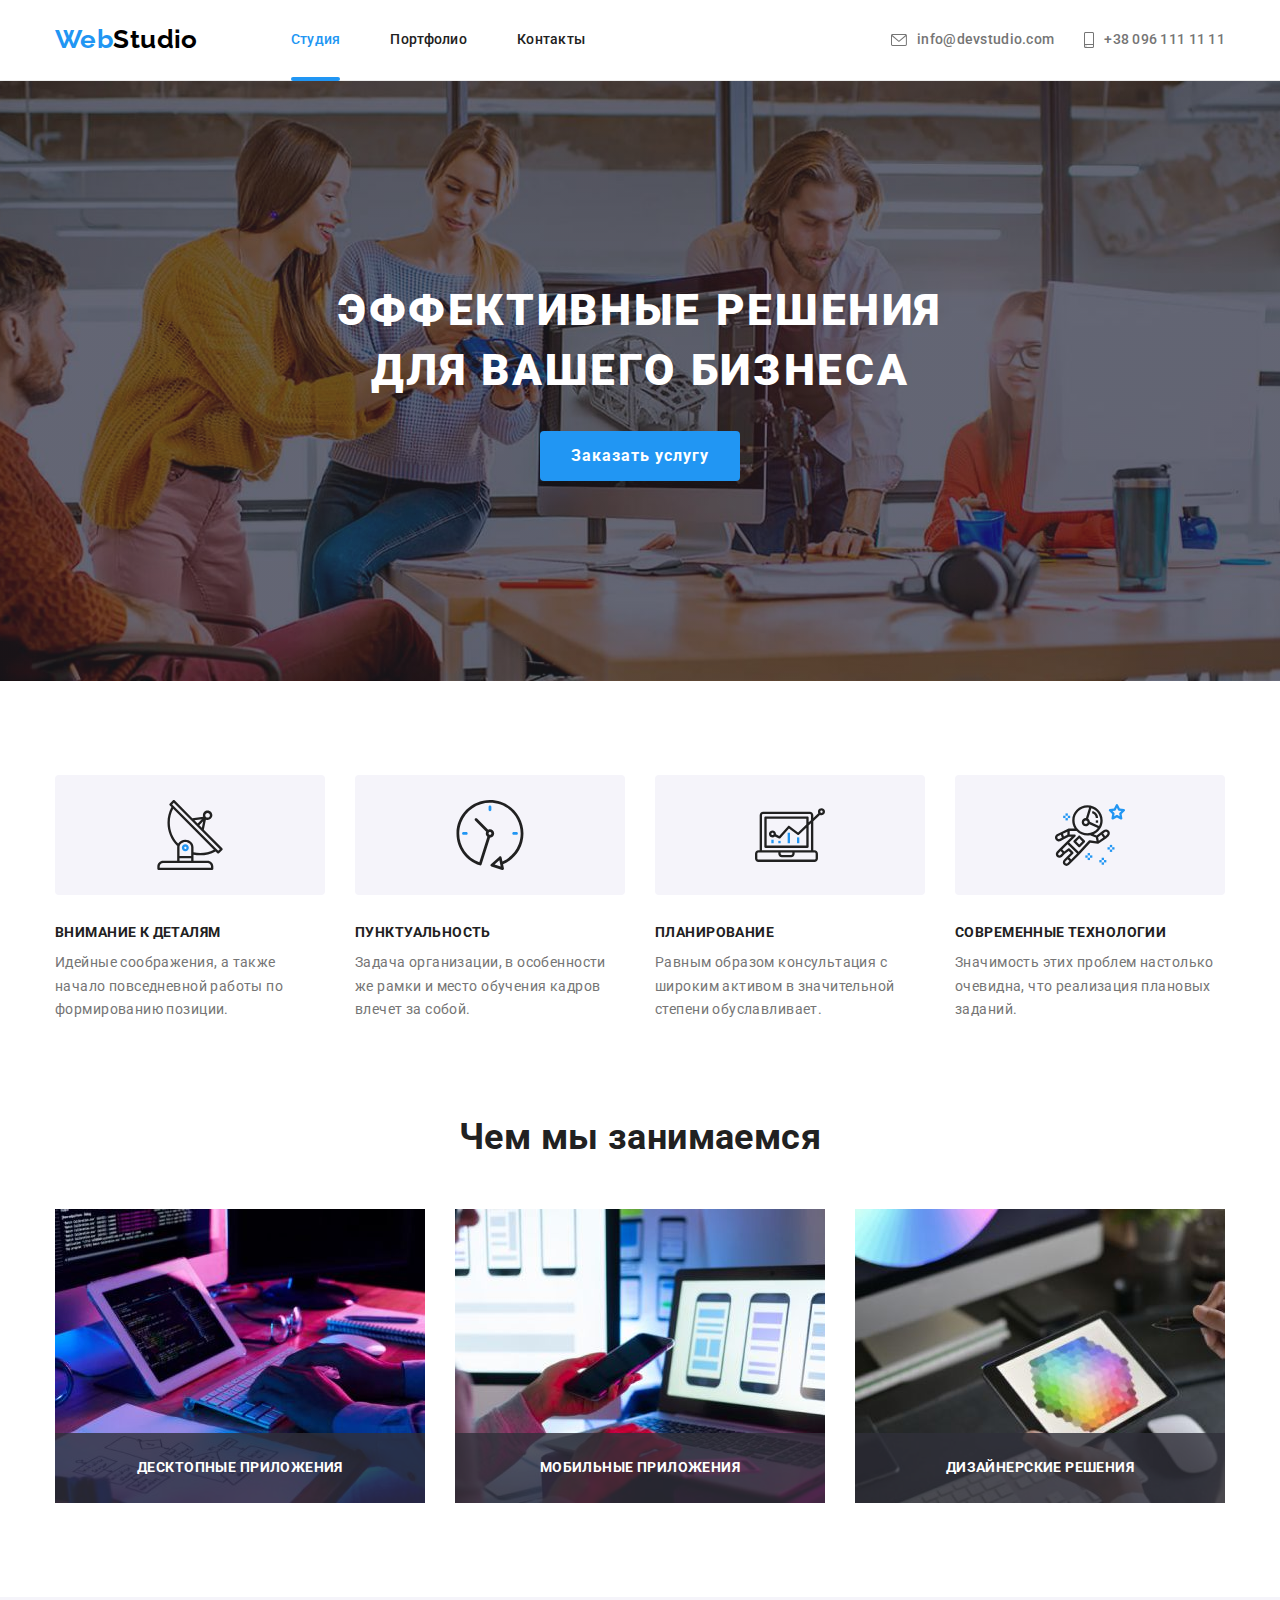
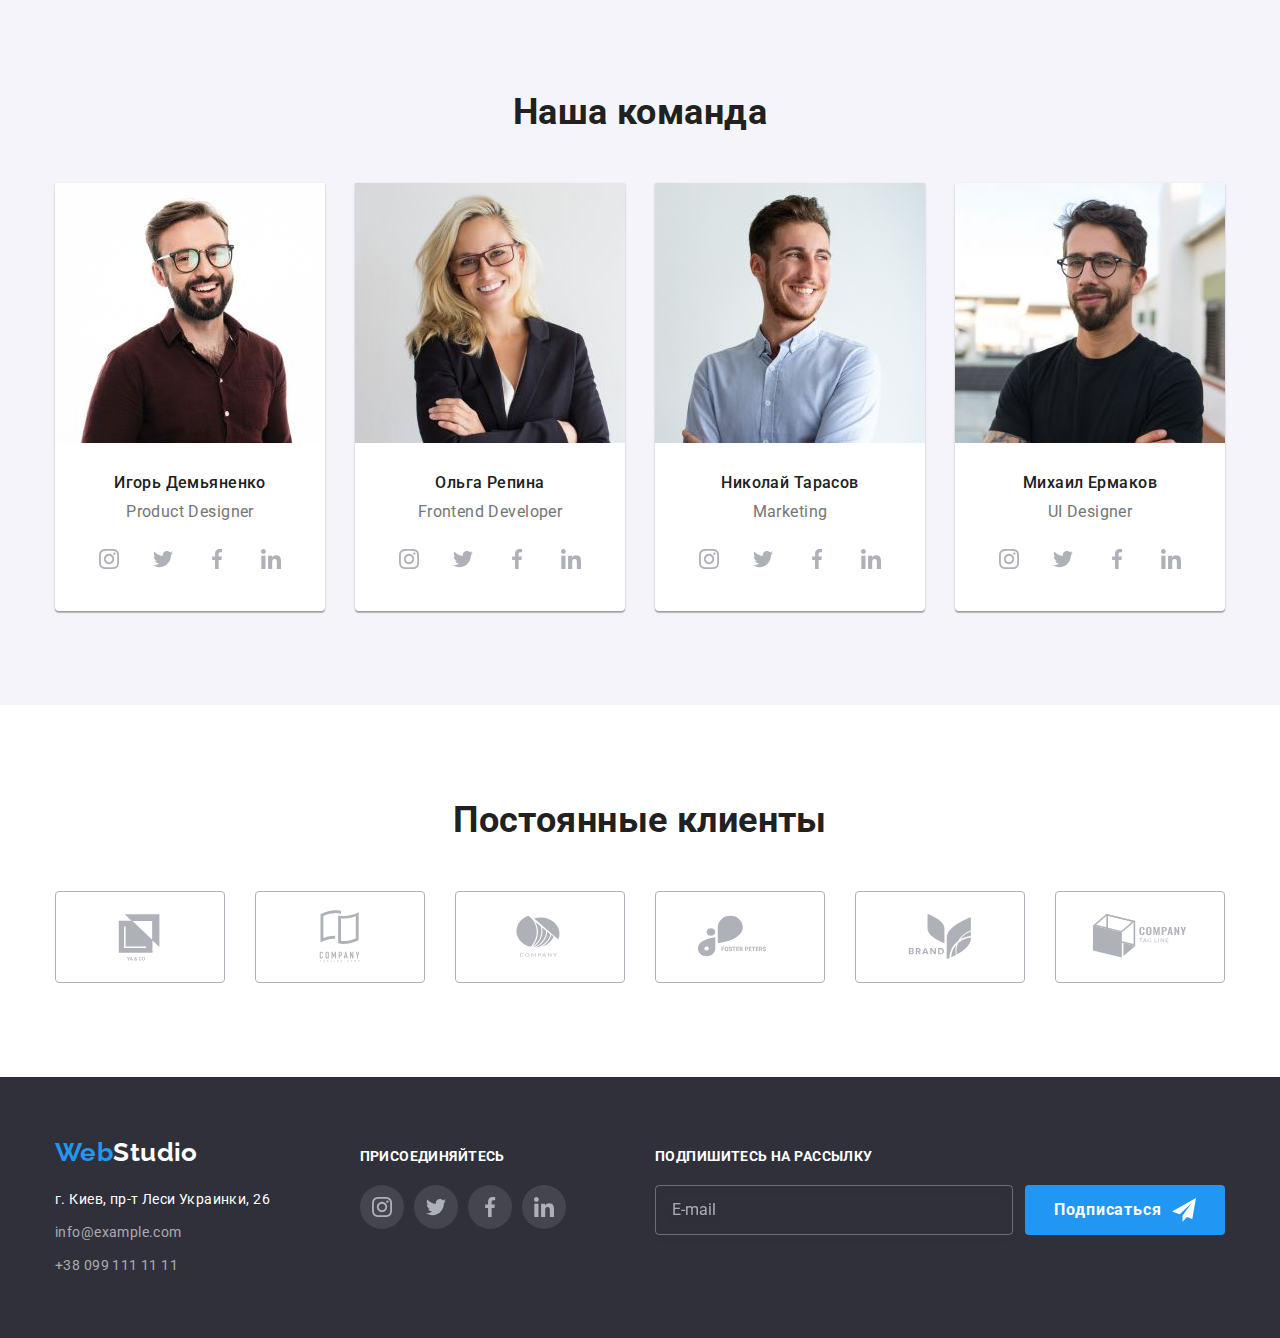
<file: index.html>
<!DOCTYPE html>
<html lang="ru">
<head>
    <meta charset="UTF-8">
    <meta http-equiv="X-UA-Compatible" content="IE=edge">
    <meta name="viewport" content="width=device-width, initial-scale=1.0">
    <title>Web Studio</title>
    <link rel="preconnect" href="https://fonts.googleapis.com">
    <link rel="preconnect" href="https://fonts.gstatic.com" crossorigin>
    <link href="https://fonts.googleapis.com/css2?family=Raleway:wght@700&family=Roboto:wght@400;500;700;900&display=swap" rel="stylesheet">
    <link rel="stylesheet" href="https://cdnjs.cloudflare.com/ajax/libs/modern-normalize/1.1.0/modern-normalize.min.css">
    <link rel="stylesheet" href="./css/main.min.css">
</head>
<body id="page">
    <header class="header">
        <div class="container header__container">
            <a href="./index.html" class="logo link">Web<span class="logo__item logo__item--dark">Studio</span></a>
            <button class="menu-btn" type="button" aria-expanded="false" aria-controls="mob-menu" data-menu-button>
                <svg class="menu-btn__icon" width="40" height="40" aria-label="Переключатель мобильного меню">
                    <use class="menu-btn_icon-menu" href="./images/icons.svg#icon-menu"></use>
                    <use class="menu-btn_icon-close" href="./images/icons.svg#icon-close"></use>
                </svg>
            </button>
            <div class="mob-menu" id="mob-menu" data-menu>
                <nav class="nav">
                    <ul class="nav__list list">
                        <li class="nav__item">
                            <a href="./index.html" class="nav__link link nav__link--current">Студия</a>
                        </li>
                        <li class="nav__item">
                            <a href="./portfolio.html" class="nav__link link">Портфолио</a>
                        </li>
                        <li class="nav__item">
                            <a href="" class="nav__link link">Контакты</a>
                        </li>
                    </ul>
                </nav>
                <ul class="contacts list header__contacts">
                    <li class="contacts__item contacts__item--second">
                        <a class="link contacts__link" href="mailto:info@devstudio.com">
                            <svg class="contacts__icon" width="16" height="12">
                                <use href="./images/icons.svg#icon-mail"></use>
                            </svg>
                            info@devstudio.com
                        </a>
                    </li>
                    <li class="contacts__item contacts__item--first">
                        <a class="link contacts__link" href="tel:+380961111111">
                            <svg class="contacts__icon" width="10" height="16">
                                <use href="./images/icons.svg#icon-smartphone"></use>
                            </svg>
                            +38 096 111 11 11
                        </a>
                    </li>
                </ul>
                <ul class="mob-menu__socials list">
                    <li class="mob-menu__item"><a class="mob-menu__link link" href="">Instagram</a></li>
                    <li class="mob-menu__item"><a class="mob-menu__link link" href="">Twitter</a></li>
                    <li class="mob-menu__item"><a class="mob-menu__link link" href="">Facebook</a></li>
                    <li class="mob-menu__item"><a class="mob-menu__link link" href="">LinkedIn</a></li>
                </ul>
            </div>
        </div> 
    </header>
    <main>
        <section class="hero">
            <div class="container">
                <h1 class="hero__title">Эффективные решения для вашего бизнеса</h1>
                <button class="button" type="button" data-modal-open>Заказать услугу</button>
            </div>
        </section>
        <section class="features">
            <div class="container">
                <h2 class="visually-hidden">Наши преимущества</h2>
                <ul class="features__list list">
                    <li class="features__item">
                        <div class="features__wrapper">
                            <svg class="features__icon" >
                                <use href="./images/icons.svg#icon-antenna"></use>
                            </svg>
                        </div>
                        <h3 class="features__title">Внимание к деталям</h3>
                        <p class="features__description">Идейные соображения, а также начало повседневной работы по формированию позиции.</p>
                    </li>
                    <li class="features__item">
                        <div class="features__wrapper">
                            <svg class="features__icon">
                                <use href="./images/icons.svg#icon-clock"></use>
                            </svg>
                        </div>
                        <h3 class="features__title">Пунктуальность</h3>
                        <p class="features__description">Задача организации, в особенности же рамки и место обучения кадров влечет за собой.</p>
                    </li>
                    <li class="features__item">
                        <div class="features__wrapper">
                            <svg class="features__icon">
                                <use href="./images/icons.svg#icon-diagram"></use>
                            </svg>
                        </div>
                        <h3 class="features__title">Планирование</h3>
                        <p class="features__description">Равным образом консультация с широким активом в значительной степени обуславливает.</p>
                    </li>
                    <li class="features__item">
                        <div class="features__wrapper">
                            <svg class="features__icon">
                                <use href="./images/icons.svg#icon-astronaut"></use>
                            </svg>
                        </div>
                        <h3 class="features__title">Современные технологии</h3>
                        <p class="features__description">Значимость этих проблем настолько очевидна, что реализация плановых заданий.</p>
                    </li>
                </ul>
            </div>
        </section>
        <section class="works">
            <div class="container">
                <h2 class="works__title">Чем мы занимаемся</h2>
                <ul class="works__list list">
                    <li class="works__item">
                        <picture>
                            <source media="(min-width: 1200px)" srcset="./images/works/img-1_lg.jpg 1x, ./images/works/img-1_lg@2x.jpg 2x"
                                type="image/jpg" />
                            <img src="./images/works/img-1_lg.jpg" alt="Программные алгоритмы" width="370" height="294" loading="lazy" />
                        </picture>
                        <h3 class="works__subtitle">Десктопные приложения</h3>
                    </li>
                    <li class="works__item">
                        <picture>
                            <source media="(min-width: 1200px)" srcset="./images/works/img-2_lg.jpg 1x, ./images/works/img-2_lg@2x.jpg 2x"
                                type="image/jpg" />
                            <img src="./images/works/img-2_lg.jpg" alt="Мобильные версии сайтов" width="370" height="294" loading="lazy" />
                        </picture>
                        <h3 class="works__subtitle">Мобильные приложения</h3>
                    </li>
                    <li class="works__item">
                        <picture>
                            <source media="(min-width: 1200px)" srcset="./images/works/img-3_lg.jpg 1x, ./images/works/img-3_lg@2x.jpg 2x"
                                type="image/jpg" />
                            <img src="./images/works/img-3_lg.jpg" alt="Веб-дизайн страницы" width="370" height="294" loading="lazy" />
                        </picture>
                        <h3 class="works__subtitle">Дизайнерские решения</h3>
                    </li>
                </ul>
            </div>
        </section>
        <section class="team">
            <div class="container">
                <h2 class="team__title">Наша команда</h2>
                <ul class="team__list list">
                    <li class="team__item">
                        <picture>
                            <source media="(min-width: 1200px)" srcset="./images/team/img-1_lg.jpg 1x, ./images/team/img-1_lg@2x.jpg 2x"
                                type="image/jpg" />
                            <source media="(min-width: 768px)" srcset="./images/team/img-1_md.jpg 1x, ./images/team/img-1_md@2x.jpg 2x"
                                type="image/jpg" />
                            <source media="(max-width: 767px)" srcset="./images/team/img-1_sm.jpg 1x, ./images/team/img-1_sm@2x.jpg 2x"
                                type="image/jpg" />
                            <img src="./images/team/img-1_sm.jpg" alt="фото Игорь Демьяненко" width="450" height="460" loading="lazy" />
                        </picture> 
                        <div class="team__meta">
                            <h3 class="team__name">Игорь Демьяненко</h3>
                            <p class="team__position">Product Designer</p>
                            <ul class="socials list">
                                <li class="socials__item">
                                    <a class="socials__link" href="" target="_blank" rel="noopener nofollow noreferrer">
                                        <svg class="socials__icon">
                                            <use href="./images/icons.svg#icon-instagram"></use>
                                        </svg>
                                    </a>
                                </li>
                                <li class="socials__item">
                                    <a class="socials__link" href="" target="_blank" rel="noopener nofollow noreferrer">
                                        <svg class="socials__icon">
                                            <use href="./images/icons.svg#icon-twitter"></use>
                                        </svg>
                                    </a>
                                </li>
                                <li class="socials__item">
                                    <a class="socials__link" href="" target="_blank" rel="noopener nofollow noreferrer">
                                        <svg class="socials__icon">
                                            <use href="./images/icons.svg#icon-facebook"></use>
                                        </svg>
                                    </a>
                                </li>
                                <li class="socials__item">
                                    <a class="socials__link" href="" target="_blank" rel="noopener nofollow noreferrer">
                                        <svg class="socials__icon">
                                            <use href="./images/icons.svg#icon-linkedin"></use>
                                        </svg>
                                    </a>
                                </li>
                            </ul>
                        </div>
                    </li>
                    <li class="team__item">
                        <picture>
                            <source media="(min-width: 1200px)" srcset="./images/team/img-2_lg.jpg 1x, ./images/team/img-2_lg@2x.jpg 2x"
                                type="image/jpg" />
                            <source media="(min-width: 768px)" srcset="./images/team/img-2_md.jpg 1x, ./images/team/img-2_md@2x.jpg 2x"
                                type="image/jpg" />
                            <source media="(max-width: 767px)" srcset="./images/team/img-2_sm.jpg 1x, ./images/team/img-2_sm@2x.jpg 2x"
                                type="image/jpg" />
                            <img src="./images/team/img-2_sm.jpg" alt="фото Ольга Репина" width="450" height="460" loading="lazy" />
                        </picture>
                        <div class="team__meta">
                            <h3 class="team__name">Ольга Репина</h3>
                            <p class="team__position">Frontend Developer</p>
                            <ul class="socials list">
                                <li class="socials__item">
                                    <a class="socials__link" href="" target="_blank" rel="noopener nofollow noreferrer">
                                        <svg class="socials__icon">
                                            <use href="./images/icons.svg#icon-instagram"></use>
                                        </svg>
                                    </a>
                                </li>
                                <li class="socials__item">
                                    <a class="socials__link" href="" target="_blank" rel="noopener nofollow noreferrer">
                                        <svg class="socials__icon">
                                            <use href="./images/icons.svg#icon-twitter"></use>
                                        </svg>
                                    </a>
                                </li>
                                <li class="socials__item">
                                    <a class="socials__link" href="" target="_blank" rel="noopener nofollow noreferrer">
                                        <svg class="socials__icon">
                                            <use href="./images/icons.svg#icon-facebook"></use>
                                        </svg>
                                    </a>
                                </li>
                                <li class="socials__item">
                                    <a class="socials__link" href="" target="_blank" rel="noopener nofollow noreferrer">
                                        <svg class="socials__icon">
                                            <use href="./images/icons.svg#icon-linkedin"></use>
                                        </svg>
                                    </a>
                                </li>
                            </ul>
                        </div>
                    </li>
                    <li class="team__item">
                        <picture>
                            <source media="(min-width: 1200px)" srcset="./images/team/img-3_lg.jpg 1x, ./images/team/img-3_lg@2x.jpg 2x"
                                type="image/jpg" />
                            <source media="(min-width: 768px)" srcset="./images/team/img-3_md.jpg 1x, ./images/team/img-3_md@2x.jpg 2x"
                                type="image/jpg" />
                            <source media="(max-width: 767px)" srcset="./images/team/img-3_sm.jpg 1x, ./images/team/img-3_sm@2x.jpg 2x"
                                type="image/jpg" />
                            <img src="./images/team/img-3_sm.jpg" alt="фото Николай Тарасов" width="450" height="460" loading="lazy" />
                        </picture>
                        <div class="team__meta">
                            <h3 class="team__name">Николай Тарасов</h3>
                            <p class="team__position">Marketing</p>
                            <ul class="socials list">
                                <li class="socials__item">
                                    <a class="socials__link" href="" target="_blank" rel="noopener nofollow noreferrer">
                                        <svg class="socials__icon">
                                            <use href="./images/icons.svg#icon-instagram"></use>
                                        </svg>
                                    </a>
                                </li>
                                <li class="socials__item">
                                    <a class="socials__link" href="" target="_blank" rel="noopener nofollow noreferrer">
                                        <svg class="socials__icon">
                                            <use href="./images/icons.svg#icon-twitter"></use>
                                        </svg>
                                    </a>
                                </li>
                                <li class="socials__item">
                                    <a class="socials__link" href="" target="_blank" rel="noopener nofollow noreferrer">
                                        <svg class="socials__icon">
                                            <use href="./images/icons.svg#icon-facebook"></use>
                                        </svg>
                                    </a>
                                </li>
                                <li class="socials__item">
                                    <a class="socials__link" href="" target="_blank" rel="noopener nofollow noreferrer">
                                        <svg class="socials__icon">
                                            <use href="./images/icons.svg#icon-linkedin"></use>
                                        </svg>
                                    </a>
                                </li>
                            </ul>
                        </div>
                    </li>
                    <li class="team__item">
                        <picture>
                            <source media="(min-width: 1200px)" srcset="./images/team/img-4_lg.jpg 1x, ./images/team/img-4_lg@2x.jpg 2x"
                                type="image/jpg" />
                            <source media="(min-width: 768px)" srcset="./images/team/img-4_md.jpg 1x, ./images/team/img-4_md@2x.jpg 2x"
                                type="image/jpg" />
                            <source media="(max-width: 767px)" srcset="./images/team/img-4_sm.jpg 1x, ./images/team/img-4_sm@2x.jpg 2x"
                                type="image/jpg" />
                            <img src="./images/team/img-4_sm.jpg" alt="фото Михаил Ермаков" width="450" height="460" loading="lazy" />
                        </picture>
                        <div class="team__meta">
                            <h3 class="team__name">Михаил Ермаков</h3>
                            <p class="team__position">UI Designer</p>
                            <ul class="socials list">
                                <li class="socials__item">
                                    <a class="socials__link" href="" target="_blank" rel="noopener nofollow noreferrer">
                                        <svg class="socials__icon">
                                            <use href="./images/icons.svg#icon-instagram"></use>
                                        </svg>
                                    </a>
                                </li>
                                <li class="socials__item">
                                    <a class="socials__link" href="" target="_blank" rel="noopener nofollow noreferrer">
                                        <svg class="socials__icon">
                                            <use href="./images/icons.svg#icon-twitter"></use>
                                        </svg>
                                    </a>
                                </li>
                                <li class="socials__item">
                                    <a class="socials__link" href="" target="_blank" rel="noopener nofollow noreferrer">
                                        <svg class="socials__icon">
                                            <use href="./images/icons.svg#icon-facebook"></use>
                                        </svg>
                                    </a>
                                </li>
                                <li class="socials__item">
                                    <a class="socials__link" href="" target="_blank" rel="noopener nofollow noreferrer">
                                        <svg class="socials__icon">
                                            <use href="./images/icons.svg#icon-linkedin"></use>
                                        </svg>
                                    </a>
                                </li>
                            </ul>
                        </div>
                    </li>
                </ul>
            </div>
        </section>
        <section class="clients">
            <div class="container">
                <h2 class="clients__title">Постоянные клиенты</h2>
                <ul class="clients__list list">
                    <li class="clients__item">
                        <a class="clients__link" href="" target="_blank" rel="noopener nofollow noreferrer">
                            <svg class="clients__logo">
                                <use href="./images/icons.svg#icon-logo-1"></use>
                            </svg>
                        </a>
                    </li>
                    <li class="clients__item">
                        <a class="clients__link" href="" target="_blank" rel="noopener nofollow noreferrer">
                            <svg class="clients__logo">
                                <use href="./images/icons.svg#icon-logo-2"></use>
                            </svg>
                        </a>
                    </li>
                    <li class="clients__item">
                        <a class="clients__link" href="" target="_blank" rel="noopener nofollow noreferrer">
                            <svg class="clients__logo">
                                <use href="./images/icons.svg#icon-logo-3"></use>
                            </svg>
                        </a>
                    </li>
                    <li class="clients__item">
                        <a class="clients__link" href="" target="_blank" rel="noopener nofollow noreferrer">
                            <svg class="clients__logo">
                                <use href="./images/icons.svg#icon-logo-4"></use>
                            </svg>
                        </a>
                    </li>
                    <li class="clients__item">
                        <a class="clients__link" href="" target="_blank" rel="noopener nofollow noreferrer">
                            <svg class="clients__logo">
                                <use href="./images/icons.svg#icon-logo-5"></use>
                            </svg>
                        </a>
                    </li>
                    <li class="clients__item">
                        <a class="clients__link" href="" target="_blank" rel="noopener nofollow noreferrer">
                            <svg class="clients__logo">
                                <use href="./images/icons.svg#icon-logo-6"></use>
                            </svg>
                        </a>
                    </li>
                </ul>
            </div>
        </section>
    </main>
    <footer class="footer">
        <div class="container footer__container">
            <h2 class="visually-hidden">Контактная информация</h2>
            <div>
                <a href="./index.html" class="logo footer__logo link">Web<span class="logo__item logo__item--white">Studio</span></a>
                <address>
                    <ul class="contacts-info list">
                        <li class="contacts-info__item">
                            <a class="contacts-info__location link"
                                href="https://goo.gl/maps/xcSp11HHqq7f2ZJx7" 
                                target="_blank" rel="noopener nofollow noreferrer">г. Киев, пр-т Леси Украинки, 26</a>
                        </li>
                        <li class="contacts-info__item">
                            <a class="contacts-info__link link" href="mailto:info@example.com">info@example.com</a>
                        </li>
                        <li class="contacts-info__item">
                            <a class="contacts-info__link link" href="tel:+380991111111">+38 099 111 11 11</a>
                        </li>
                    </ul>
                </address>
            </div>
            <div class="footer__join">
                <h3 class="footer__title">Присоединяйтесь</h3>
                <ul class="socials list">
                    <li class="socials__item">
                        <a class="socials__link socials__link--dark-theme" href="" target="_blank" rel="noopener nofollow noreferrer">
                            <svg class="socials__icon">
                                <use href="./images/icons.svg#icon-instagram"></use>
                            </svg>
                        </a>
                    </li>
                    <li class="socials__item">
                        <a class="socials__link socials__link--dark-theme" href="" target="_blank" rel="noopener nofollow noreferrer">
                            <svg class="socials__icon">
                                <use href="./images/icons.svg#icon-twitter"></use>
                            </svg>
                        </a>
                    </li>
                    <li class="socials__item">
                        <a class="socials__link socials__link--dark-theme" href="" target="_blank" rel="noopener nofollow noreferrer">
                            <svg class="socials__icon">
                                <use href="./images/icons.svg#icon-facebook"></use>
                            </svg>
                        </a>
                    </li>
                    <li class="socials__item">
                        <a class="socials__link socials__link--dark-theme" href="" target="_blank" rel="noopener nofollow noreferrer">
                            <svg class="socials__icon">
                                <use href="./images/icons.svg#icon-linkedin"></use>
                            </svg>
                        </a>
                    </li>
                </ul>
            </div>
            <div class="footer__subscribe">
                <h3 class="footer__title">Подпишитесь на рассылку</h3>
                <form class="subscribe-form" name="subscribe-form">
                    <label>
                        <input class="subscribe-form__fild" type="email" name="email" placeholder="E-mail">
                    </label>
                    <button class="button subscribe-form__button" type="submit">
                        <span>Подписаться</span>
                        <svg class="button__icon" width="24" height="24">
                            <use href="./images/icons.svg#icon-send"></use>
                        </svg>
                    </button>
                </form>
            </div>
        </div>
    </footer>
    <div class="backdrop backdrop--is-hidden" data-modal>
        <div class="modal">
            <form class="user-data" name="user-data">
                <strong class="user-data__title">Оставьте свои данные, мы вам перезвоним</strong>
                <label class="user-data__label">
                    <span class="user-data__text">Имя</span>
                    <input class="user-data__fild" type="text" name="user-name">
                    <svg class="user-data__icon" width="18" height="18">
                        <use href="./images/icons.svg#icon-person"></use>
                    </svg>
                </label>
                <label class="user-data__label">
                    <span class="user-data__text">Телефон</span>
                    <input class="user-data__fild" type="tel" name="user-tel">
                    <svg class="user-data__icon" width="18" height="18">
                        <use href="./images/icons.svg#icon-phone"></use>
                    </svg>
                </label>
                <label class="user-data__label">
                    <span class="user-data__text">Почта</span>
                    <input class="user-data__fild" type="email" name="user-email">
                    <svg class="user-data__icon" width="18" height="18">
                        <use href="./images/icons.svg#icon-email"></use>
                    </svg>
                </label>
                <label class="user-data__comment-label">
                    <span class="user-data__text">Комментарий</span>
                    <textarea class="user-data__comment-text" name="comment-text" placeholder="Введите текст"></textarea>
                </label>
                <label class="agreement user-data__agreement">
                    <input class="agreement__checkbox visually-hidden" type="checkbox" name="user-agreement">
                    <span class="agreement__custom-checkbox">
                        <svg class="agreement__icon" width="16" height="15">
                            <use href="./images/icons.svg#icon-check"></use>
                        </svg>
                    </span>
                    <span class="agreement__text">Соглашаюсь с рассылкой и принимаю <a class="agreement__link" href="">Условия договора</a></span>
                </label>
                <button class="button user-data__button" type="submit">Отправить</button>
            </form>
            <button class="btn-close modal__btn-close" data-modal-close>
                <svg class="btn-close__icon" width="18" height="18">
                    <use href="./images/icons.svg#icon-close"></use>
                </svg>
            </button>
        </div>
    </div>

    <script src="./js/mobile-menu.js"></script>
    <script src="./js/modal.js"></script>
</body>
</html>
</file>
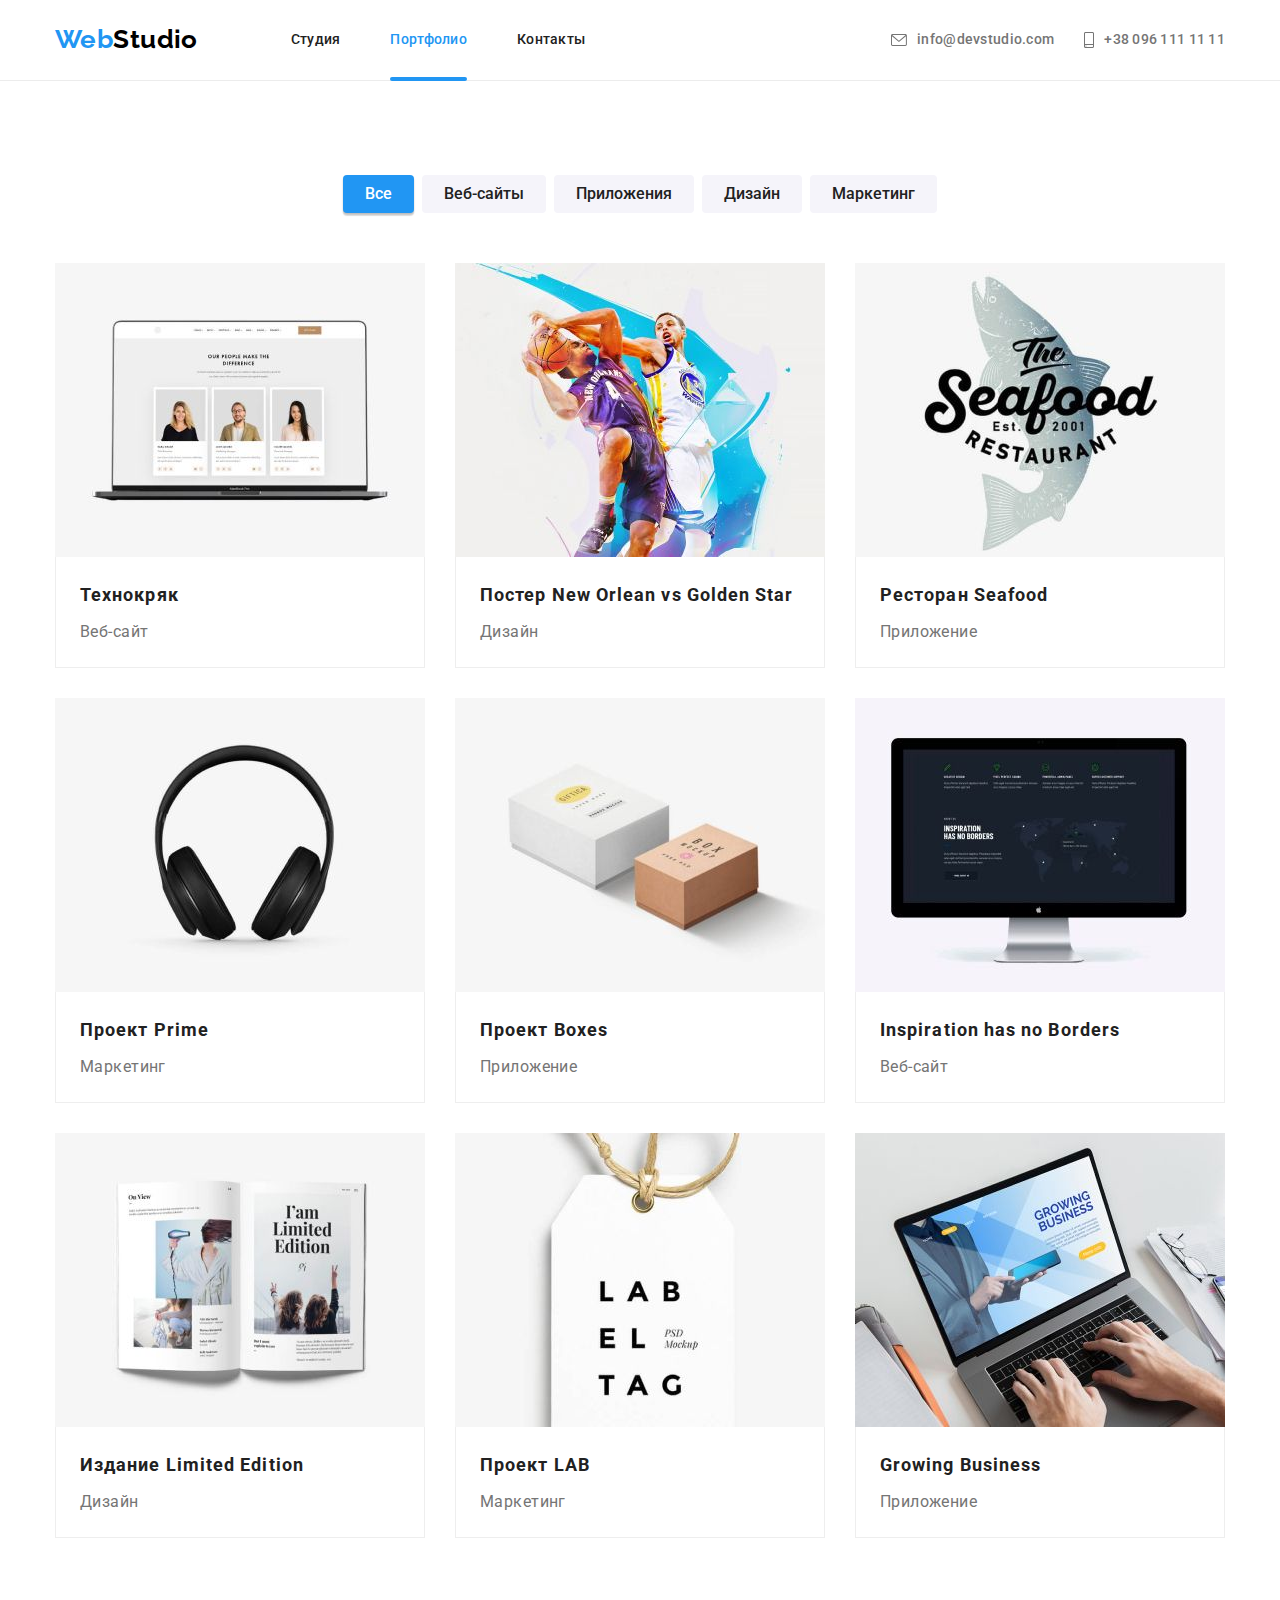
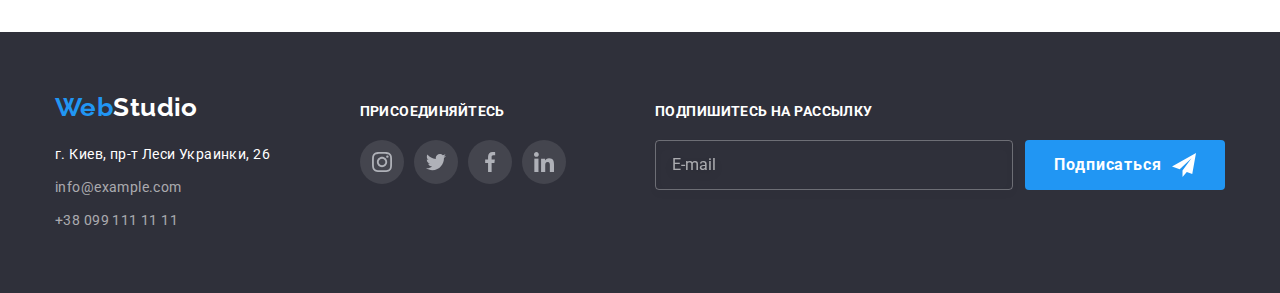
<file: portfolio.html>
<!DOCTYPE html>
<html lang="en">
<head>
    <meta charset="UTF-8">
    <meta http-equiv="X-UA-Compatible" content="IE=edge">
    <meta name="viewport" content="width=device-width, initial-scale=1.0">
    <title>Портфолио</title>
    <link rel="preconnect" href="https://fonts.googleapis.com">
    <link rel="preconnect" href="https://fonts.gstatic.com" crossorigin>
    <link href="https://fonts.googleapis.com/css2?family=Raleway:wght@700&family=Roboto:wght@400;500;700;900&display=swap" rel="stylesheet">
    <link rel="stylesheet" href="https://cdnjs.cloudflare.com/ajax/libs/modern-normalize/1.1.0/modern-normalize.min.css">
    <link rel="stylesheet" href="./css/main.min.css">
</head>
<body>
    <header class="header">
        <div class="container header__container">
            <a href="./index.html" class="logo link">Web<span class="logo__item logo__item--dark">Studio</span></a>
            <button class="menu-btn" type="button" aria-expanded="false" aria-controls="mob-menu" data-menu-button>
                <svg class="menu-btn__icon" width="40" height="40" aria-label="Переключатель мобильного меню">
                    <use class="menu-btn_icon-menu" href="./images/icons.svg#icon-menu"></use>
                    <use class="menu-btn_icon-close" href="./images/icons.svg#icon-close"></use>
                </svg>
            </button>
            <div class="mob-menu" id="mob-menu" data-menu>
                <nav class="nav">
                    <ul class="nav__list list">
                        <li class="nav__item">
                            <a href="./index.html" class="nav__link link">Студия</a>
                        </li>
                        <li class="nav__item">
                            <a href="./portfolio.html" class="nav__link link nav__link--current">Портфолио</a>
                        </li>
                        <li class="nav__item">
                            <a href="" class="nav__link link">Контакты</a>
                        </li>
                    </ul>
                </nav>
                <ul class="contacts list header__contacts">
                    <li class="contacts__item contacts__item--second">
                        <a class="link contacts__link" href="mailto:info@devstudio.com">
                            <svg class="contacts__icon" width="16" height="12">
                                <use href="./images/icons.svg#icon-mail"></use>
                            </svg>
                            info@devstudio.com
                        </a>
                    </li>
                    <li class="contacts__item contacts__item--first">
                        <a class="link contacts__link" href="tel:+380961111111">
                            <svg class="contacts__icon" width="10" height="16">
                                <use href="./images/icons.svg#icon-smartphone"></use>
                            </svg>
                            +38 096 111 11 11
                        </a>
                    </li>
                </ul>
                <ul class="mob-menu__socials list">
                    <li class="mob-menu__item"><a class="mob-menu__link link" href="">Instagram</a></li>
                    <li class="mob-menu__item"><a class="mob-menu__link link" href="">Twitter</a></li>
                    <li class="mob-menu__item"><a class="mob-menu__link link" href="">Facebook</a></li>
                    <li class="mob-menu__item"><a class="mob-menu__link link" href="">LinkedIn</a></li>
                </ul>
            </div>
        </div>
    </header>
    <main>
        <section class="portfolio">
            <div class="container">
                <h1 class="visually-hidden">Портфолио</h1>
                <ul class="filter portfolio__filter list">
                    <li class="filter__item">
                        <button type="button" class="filter__button filter__button--current">Все</button>
                    </li>
                    <li class="filter__item">
                        <button type="button" class="filter__button">Веб-сайты</button>
                    </li>
                    <li class="filter__item">
                        <button type="button" class="filter__button">Приложения</button>
                    </li>
                    <li class="filter__item">
                        <button type="button" class="filter__button">Дизайн</button>
                    </li>
                    <li class="filter__item">
                        <button type="button" class="filter__button">Маркетинг</button>
                    </li>
                </ul>
                <ul class="gallery list">
                    <li class="gallery__item">
                        <a href="" class="gallery__link link">
                            <div class="gallery__thumb">
                                <picture>
                                    <source media="(min-width: 1200px)" srcset="./images/gallery/img-1_lg.jpg 1x, ./images/gallery/img-1_lg@2x.jpg 2x"
                                        type="image/jpg"/>
                                    <source media="(min-width: 768px)" srcset="./images/gallery/img-1_md.jpg 1x, ./images/gallery/img-1_md@2x.jpg 2x"
                                        type="image/jpg"/>
                                    <source media="(max-width: 767px)" srcset="./images/gallery/img-1_sm.jpg 1x, ./images/gallery/img-1_sm@2x.jpg 2x"
                                        type="image/jpg"/>
                                    <img 
                                        src="./images/gallery/img-1_sm.jpg" 
                                        alt="Ноутбук" 
                                        width="450" 
                                        height="294" 
                                        loading="lazy"
                                    />
                                </picture>
                                <p class="gallery__overlay">Ресурс предлагает комплексные предложения с разным уровнем функционала и сервисов. Все это позволит посетителю получить исчерпывающие сведения о компании или частном лице.</p>
                            </div>
                            <div class="gallery__info">
                                <h2 class="gallery__title">Технокряк</h2>
                                <p class="gallery__description">Веб-сайт</p>
                            </div>
                        </a>
                    </li>
                    <li class="gallery__item">
                        <a href="" class="gallery__link link">
                            <div class="gallery__thumb">
                                <picture>
                                    <source media="(min-width: 1200px)" srcset="./images/gallery/img-2_lg.jpg 1x, ./images/gallery/img-2_lg@2x.jpg 2x"
                                        type="image/jpg" />
                                    <source media="(min-width: 768px)" srcset="./images/gallery/img-2_md.jpg 1x, ./images/gallery/img-2_md@2x.jpg 2x"
                                        type="image/jpg" />
                                    <source media="(max-width: 767px)" srcset="./images/gallery/img-2_sm.jpg 1x, ./images/gallery/img-2_sm@2x.jpg 2x"
                                        type="image/jpg" />
                                    <img src="./images/gallery/img-2_sm.jpg" alt="Два баскетболиста" width="450" height="294" loading="lazy" />
                                </picture>
                                <p class="gallery__overlay">Ресурс предлагает комплексные предложения с разным уровнем функционала и сервисов. Все это позволит посетителю получить исчерпывающие сведения о компании или частном лице.</p>
                            </div>
                            <div class="gallery__info">
                                <h2 class="gallery__title">Постер New Orlean vs Golden Star</h2>
                                <p class="gallery__description">Дизайн</p>
                            </div>
                        </a>
                    </li>
                    <li class="gallery__item">
                        <a href="" class="gallery__link link">
                            <div class="gallery__thumb">
                                <picture>
                                    <source media="(min-width: 1200px)" srcset="./images/gallery/img-3_lg.jpg 1x, ./images/gallery/img-3_lg@2x.jpg 2x"
                                        type="image/jpg" />
                                    <source media="(min-width: 768px)" srcset="./images/gallery/img-3_md.jpg 1x, ./images/gallery/img-3_md@2x.jpg 2x"
                                        type="image/jpg" />
                                    <source media="(max-width: 767px)" srcset="./images/gallery/img-3_sm.jpg 1x, ./images/gallery/img-3_sm@2x.jpg 2x"
                                        type="image/jpg" />
                                    <img src="./images/gallery/img-3_sm.jpg" alt="Логотип ресторана Seafood" width="450" height="294" loading="lazy" />
                                </picture>
                                <p class="gallery__overlay">Ресурс предлагает комплексные предложения с разным уровнем функционала и сервисов. Все это
                                    позволит посетителю получить исчерпывающие сведения о компании или частном лице.</p>
                            </div>
                            <div class="gallery__info">
                                <h2 class="gallery__title">Ресторан Seafood</h2>
                                <p class="gallery__description">Приложение</p>
                            </div>
                        </a>
                    </li>
                    <li class="gallery__item">
                        <a href="" class="gallery__link link">
                            <div class="gallery__thumb">
                                <picture>
                                    <source media="(min-width: 1200px)" srcset="./images/gallery/img-4_lg.jpg 1x, ./images/gallery/img-4_lg@2x.jpg 2x"
                                        type="image/jpg" />
                                    <source media="(min-width: 768px)" srcset="./images/gallery/img-4_md.jpg 1x, ./images/gallery/img-4_md@2x.jpg 2x"
                                        type="image/jpg" />
                                    <source media="(max-width: 767px)" srcset="./images/gallery/img-4_sm.jpg 1x, ./images/gallery/img-4_sm@2x.jpg 2x"
                                        type="image/jpg" />
                                    <img src="./images/gallery/img-4_sm.jpg" alt="Наушники" width="450" height="294" loading="lazy" />
                                </picture>
                                <p class="gallery__overlay">Ресурс предлагает комплексные предложения с разным уровнем функционала и сервисов. Все это
                                    позволит посетителю получить исчерпывающие сведения о компании или частном лице.</p>
                            </div>
                            <div class="gallery__info">
                                <h2 class="gallery__title">Проект Prime</h2>
                                <p class="gallery__description">Маркетинг</p>
                            </div>
                        </a>
                    </li>
                    <li class="gallery__item">
                        <a href="" class="gallery__link link">
                            <div class="gallery__thumb">
                                <picture>
                                    <source media="(min-width: 1200px)" srcset="./images/gallery/img-5_lg.jpg 1x, ./images/gallery/img-5_lg@2x.jpg 2x"
                                        type="image/jpg" />
                                    <source media="(min-width: 768px)" srcset="./images/gallery/img-5_md.jpg 1x, ./images/gallery/img-5_md@2x.jpg 2x"
                                        type="image/jpg" />
                                    <source media="(max-width: 767px)" srcset="./images/gallery/img-5_sm.jpg 1x, ./images/gallery/img-5_sm@2x.jpg 2x"
                                        type="image/jpg" />
                                    <img src="./images/gallery/img-5_sm.jpg" alt="Две коробки" width="450" height="294" loading="lazy" />
                                </picture>
                                <p class="gallery__overlay">Ресурс предлагает комплексные предложения с разным уровнем функционала и сервисов. Все это
                                    позволит посетителю получить исчерпывающие сведения о компании или частном лице.</p>
                            </div>
                            <div class="gallery__info">
                                <h2 class="gallery__title">Проект Boxes</h2>
                                <p class="gallery__description">Приложение</p>
                            </div>
                        </a>
                    </li>
                    <li class="gallery__item">
                        <a href="" class="gallery__link link">
                            <div class="gallery__thumb">
                                <picture>
                                    <source media="(min-width: 1200px)" srcset="./images/gallery/img-6_lg.jpg 1x, ./images/gallery/img-6_lg@2x.jpg 2x"
                                        type="image/jpg" />
                                    <source media="(min-width: 768px)" srcset="./images/gallery/img-6_md.jpg 1x, ./images/gallery/img-6_md@2x.jpg 2x"
                                        type="image/jpg" />
                                    <source media="(max-width: 767px)" srcset="./images/gallery/img-6_sm.jpg 1x, ./images/gallery/img-6_sm@2x.jpg 2x"
                                        type="image/jpg" />
                                    <img src="./images/gallery/img-6_sm.jpg" alt="Интерфейс сайта" width="450" height="294" loading="lazy" />
                                </picture>
                                <p class="gallery__overlay">Ресурс предлагает комплексные предложения с разным уровнем функционала и сервисов. Все это
                                    позволит посетителю получить исчерпывающие сведения о компании или частном лице.</p>
                            </div>
                            <div class="gallery__info">
                                <h2 class="gallery__title">Inspiration has no Borders</h2>
                                <p class="gallery__description">Веб-сайт</p>
                            </div>
                        </a>
                    </li>
                    <li class="gallery__item">
                        <a href="" class="gallery__link link">
                            <div class="gallery__thumb">
                                <picture>
                                    <source media="(min-width: 1200px)" srcset="./images/gallery/img-7_lg.jpg 1x, ./images/gallery/img-7_lg@2x.jpg 2x"
                                        type="image/jpg" />
                                    <source media="(min-width: 768px)" srcset="./images/gallery/img-7_md.jpg 1x, ./images/gallery/img-7_md@2x.jpg 2x"
                                        type="image/jpg" />
                                    <source media="(max-width: 767px)" srcset="./images/gallery/img-7_sm.jpg 1x, ./images/gallery/img-7_sm@2x.jpg 2x"
                                        type="image/jpg" />
                                    <img src="./images/gallery/img-7_sm.jpg" alt="Журнал" width="450" height="294" loading="lazy" />
                                </picture>
                                <p class="gallery__overlay">Ресурс предлагает комплексные предложения с разным уровнем функционала и сервисов. Все это
                                    позволит посетителю получить исчерпывающие сведения о компании или частном лице.</p>
                            </div>
                            <div class="gallery__info">
                                <h2 class="gallery__title">Издание Limited Edition</h2>
                                <p class="gallery__description">Дизайн</p>
                            </div>
                        </a>
                    </li>
                    <li class="gallery__item">
                        <a href="" class="gallery__link link">
                            <div class="gallery__thumb">
                                <picture>
                                    <source media="(min-width: 1200px)" srcset="./images/gallery/img-8_lg.jpg 1x, ./images/gallery/img-8_lg@2x.jpg 2x"
                                        type="image/jpg" />
                                    <source media="(min-width: 768px)" srcset="./images/gallery/img-8_md.jpg 1x, ./images/gallery/img-8_md@2x.jpg 2x"
                                        type="image/jpg" />
                                    <source media="(max-width: 767px)" srcset="./images/gallery/img-8_sm.jpg 1x, ./images/gallery/img-8_sm@2x.jpg 2x"
                                        type="image/jpg" />
                                    <img src="./images/gallery/img-8_sm.jpg" alt="Бирка" width="450" height="294" loading="lazy" />
                                </picture>
                                <p class="gallery__overlay">Ресурс предлагает комплексные предложения с разным уровнем функционала и сервисов. Все это
                                    позволит посетителю получить исчерпывающие сведения о компании или частном лице.</p>
                            </div>
                            <div class="gallery__info">
                                <h2 class="gallery__title">Проект LAB</h2>
                                <p class="gallery__description">Маркетинг</p>
                            </div>
                        </a>
                    </li>
                    <li class="gallery__item">
                        <a href="" class="gallery__link link">
                            <div class="gallery__thumb">
                                <picture>
                                    <source media="(min-width: 1200px)" srcset="./images/gallery/img-9_lg.jpg 1x, ./images/gallery/img-9_lg@2x.jpg 2x"
                                        type="image/jpg" />
                                    <source media="(min-width: 768px)" srcset="./images/gallery/img-9_md.jpg 1x, ./images/gallery/img-9_md@2x.jpg 2x"
                                        type="image/jpg" />
                                    <source media="(max-width: 767px)" srcset="./images/gallery/img-9_sm.jpg 1x, ./images/gallery/img-9_sm@2x.jpg 2x"
                                        type="image/jpg" />
                                    <img src="./images/gallery/img-9_sm.jpg" alt="Бизнес сайт" width="450" height="294" loading="lazy" />
                                </picture>
                                <p class="gallery__overlay">Ресурс предлагает комплексные предложения с разным уровнем функционала и сервисов. Все это
                                    позволит посетителю получить исчерпывающие сведения о компании или частном лице.</p>
                            </div>
                            <div class="gallery__info">
                                <h2 class="gallery__title">Growing Business</h2>
                                <p class="gallery__description">Приложение</p>
                            </div>
                        </a>
                    </li>
                </ul>
            </div>
        </section>
    </main>
    <footer class="footer">
        <div class="container footer__container">
            <h2 class="visually-hidden">Контактная информация</h2>
            <div>
                <a href="./index.html" class="logo footer__logo link">Web<span
                        class="logo__item logo__item--white">Studio</span></a>
                <address>
                    <ul class="contacts-info list">
                        <li class="contacts-info__item">
                            <a class="contacts-info__location link" href="https://goo.gl/maps/xcSp11HHqq7f2ZJx7"
                                target="_blank" rel="noopener nofollow noreferrer">г. Киев, пр-т Леси Украинки, 26</a>
                        </li>
                        <li class="contacts-info__item">
                            <a class="contacts-info__link link" href="mailto:info@example.com">info@example.com</a>
                        </li>
                        <li class="contacts-info__item">
                            <a class="contacts-info__link link" href="tel:+380991111111">+38 099 111 11 11</a>
                        </li>
                    </ul>
                </address>
            </div>
            <div class="footer__join">
                <h3 class="footer__title">Присоединяйтесь</h3>
                <ul class="socials list">
                    <li class="socials__item">
                        <a class="socials__link socials__link--dark-theme" href="" target="_blank"
                            rel="noopener nofollow noreferrer">
                            <svg class="socials__icon">
                                <use href="./images/icons.svg#icon-instagram"></use>
                            </svg>
                        </a>
                    </li>
                    <li class="socials__item">
                        <a class="socials__link socials__link--dark-theme" href="" target="_blank"
                            rel="noopener nofollow noreferrer">
                            <svg class="socials__icon">
                                <use href="./images/icons.svg#icon-twitter"></use>
                            </svg>
                        </a>
                    </li>
                    <li class="socials__item">
                        <a class="socials__link socials__link--dark-theme" href="" target="_blank"
                            rel="noopener nofollow noreferrer">
                            <svg class="socials__icon">
                                <use href="./images/icons.svg#icon-facebook"></use>
                            </svg>
                        </a>
                    </li>
                    <li class="socials__item">
                        <a class="socials__link socials__link--dark-theme" href="" target="_blank"
                            rel="noopener nofollow noreferrer">
                            <svg class="socials__icon">
                                <use href="./images/icons.svg#icon-linkedin"></use>
                            </svg>
                        </a>
                    </li>
                </ul>
            </div>
            <div class="footer__subscribe">
                <h3 class="footer__title">Подпишитесь на рассылку</h3>
                <form class="subscribe-form" name="subscribe-form">
                    <label>
                        <input class="subscribe-form__fild" type="email" name="email" placeholder="E-mail">
                    </label>
                    <button class="button subscribe-form__button" type="submit">
                        <span>Подписаться</span>
                        <svg class="button__icon" width="24" height="24">
                            <use href="./images/icons.svg#icon-send"></use>
                        </svg>
                    </button>
                </form>
            </div>
        </div>
    </footer>
    <script src="./js/mobile-menu.js"></script>
</body>
</html>
</file>
<file: css/main.min.css>
:root{--primary-text-color: #757575;--secondary-text-color: #212121;--accent-color: #2196F3;--primary-white-color: #ffffff;--secondary-bg-color: #F5F4FA;--footer-bg-color: #2F303A;--footer-text-color: rgba(255, 255, 255, 0.6);--page-text-size: 14px;--animation: 250ms cubic-bezier(0.4, 0, 0.2, 1)}.visually-hidden{position:absolute;width:1px;height:1px;margin:-1px;border:0;padding:0;white-space:nowrap;-webkit-clip-path:inset(100%);clip-path:inset(100%);clip:rect(0 0 0 0);overflow:hidden}.clients__title,.team__title,.works__title{margin-bottom:30px;font-size:28px;line-height:1.17;text-align:center;color:var(--secondary-text-color)}body{font-family:"Roboto",sans-serif;font-size:var(--page-text-size);letter-spacing:.03em;color:var(--primary-text-color);background-color:var(--primary-white-color)}#page.no-scroll{overflow:hidden}html{-webkit-box-sizing:border-box;box-sizing:border-box}*,*::after,*::before{-webkit-box-sizing:inherit;box-sizing:inherit}h1,h2,h3,h4,h5,h6,p{margin-top:0;margin-bottom:0}.list{list-style:none;padding-left:0;margin:0}.link{text-decoration:none;color:inherit}img{display:block;max-width:100%;height:auto}address{font-style:normal}.container{padding:0 15px;margin:0 auto}@media screen and (min-width: 480px){.container{width:480px}}@media screen and (min-width: 768px){.container{width:768px}}@media screen and (min-width: 1200px){.container{width:1200px}}.logo{font-family:"Raleway",sans-serif;font-weight:700;color:var(--accent-color);font-size:24px;line-height:1.17}@media screen and (min-width: 1200px){.logo{font-size:26px;line-height:1.2}}.logo__item--dark{color:#000}.logo__item--white{color:var(--primary-white-color)}.footer__logo{display:block;margin-bottom:20px}@media screen and (min-width: 768px){.nav{display:-webkit-box;display:-ms-flexbox;display:flex;-webkit-box-align:center;-ms-flex-align:center;align-items:center}}.nav__list{display:-webkit-box;display:-ms-flexbox;display:flex}@media screen and (max-width: 767.98px){.nav__list{-webkit-box-orient:vertical;-webkit-box-direction:normal;-ms-flex-direction:column;flex-direction:column;gap:32px}}@media screen and (min-width: 768px){.nav__list{gap:50px}}.nav__link{display:block;font-weight:500;letter-spacing:.02em;color:var(--secondary-text-color);-webkit-transition:color var(--animation);transition:color var(--animation)}@media screen and (max-width: 767.98px){.nav__link{font-size:40px;line-height:1.17}}@media screen and (min-width: 768px){.nav__link{padding:32px 0;line-height:1.14}}.nav__link:hover,.nav__link:focus{color:var(--accent-color)}.nav__link--current{color:var(--accent-color)}@media screen and (min-width: 768px){.nav__link--current{position:relative}.nav__link--current::after{content:"";position:absolute;bottom:-1px;left:0;display:block;width:100%;height:4px;border-radius:2px;background-color:var(--accent-color)}}.contacts{display:-webkit-box;display:-ms-flexbox;display:flex}@media screen and (max-width: 767.98px){.contacts{gap:32px}}@media screen and (min-width: 768px){.contacts{-webkit-box-orient:vertical;-webkit-box-direction:normal;-ms-flex-direction:column;flex-direction:column;-webkit-box-pack:center;-ms-flex-pack:center;justify-content:center;gap:10px;margin-left:auto}}@media screen and (min-width: 1200px){.contacts{-webkit-box-orient:horizontal;-webkit-box-direction:normal;-ms-flex-direction:row;flex-direction:row;-webkit-box-align:center;-ms-flex-align:center;align-items:center;gap:30px}}@media screen and (max-width: 767.98px){.header__contacts{display:-webkit-box;display:-ms-flexbox;display:flex;-webkit-box-orient:vertical;-webkit-box-direction:normal;-ms-flex-direction:column;flex-direction:column;margin-top:auto}}.contacts__link{font-weight:500;letter-spacing:.02em}@media screen and (min-width: 768px){.contacts__link{display:-webkit-inline-box;display:-ms-inline-flexbox;display:inline-flex;-webkit-box-align:center;-ms-flex-align:center;align-items:center;gap:10px;font-size:12px;line-height:1.17}}@media screen and (min-width: 1200px){.contacts__link{padding:32px 0;font-size:var(--page-text-size);line-height:1.14}}.contacts__link:hover,.contacts__link:focus{color:var(--accent-color)}@media screen and (max-width: 767.98px){.contacts__item--first{font-size:34px;line-height:1.17;color:var(--accent-color);-webkit-box-ordinal-group:2;-ms-flex-order:1;order:1}.contacts__item--second{font-size:24px;line-height:1.17;-webkit-box-ordinal-group:3;-ms-flex-order:2;order:2}}@media screen and (max-width: 767.98px){.contacts__icon{display:none}}@media screen and (min-width: 768px){.contacts__icon{fill:currentColor}}.button{min-width:200px;height:50px;border-radius:4px;border:none;cursor:pointer;font-size:16px;font-weight:700;line-height:1.88;letter-spacing:.06em;color:var(--primary-white-color);background-color:var(--accent-color);-webkit-transition:background-color var(--animation),-webkit-box-shadow var(--animation);transition:background-color var(--animation),-webkit-box-shadow var(--animation);transition:background-color var(--animation),box-shadow var(--animation);transition:background-color var(--animation),box-shadow var(--animation),-webkit-box-shadow var(--animation)}.button:hover{background-color:#188ce8;-webkit-box-shadow:0px 4px 4px rgba(0,0,0,.15);box-shadow:0px 4px 4px rgba(0,0,0,.15)}.button__icon{fill:currentColor}.socials{display:-webkit-box;display:-ms-flexbox;display:flex;-webkit-box-pack:center;-ms-flex-pack:center;justify-content:center;-webkit-box-align:center;-ms-flex-align:center;align-items:center;gap:10px}.socials__item{width:44px;height:44px}.socials__link{display:-webkit-inline-box;display:-ms-inline-flexbox;display:inline-flex;-webkit-box-pack:center;-ms-flex-pack:center;justify-content:center;-webkit-box-align:center;-ms-flex-align:center;align-items:center;width:100%;height:100%;border-radius:50%;color:#afb1b8;-webkit-transition:color var(--animation),background-color var(--animation);transition:color var(--animation),background-color var(--animation)}.socials__link--dark-theme{background-color:rgba(255,255,255,.1)}.socials__link:hover,.socials__link:focus{color:var(--primary-white-color);background-color:var(--accent-color)}.socials__icon{width:20px;height:20px;fill:currentColor}.contacts-info__item{margin-bottom:9px;line-height:1.71}.contacts-info__item:last-child{margin-bottom:0}.contacts-info__link{color:var(--footer-text-color);-webkit-transition:color var(--animation);transition:color var(--animation)}.contacts-info__link:hover,.contacts-info__link:focus{color:var(--accent-color)}.contacts-info__location{color:var(--primary-white-color)}@media screen and (min-width: 1200px){.subscribe-form{display:-webkit-box;display:-ms-flexbox;display:flex;-webkit-box-pack:center;-ms-flex-pack:center;justify-content:center;-webkit-box-align:center;-ms-flex-align:center;align-items:center;gap:12px}}.subscribe-form__fild{display:block;height:50px;padding:0 16px;border:1px solid rgba(255,255,255,.3);-webkit-filter:drop-shadow(0px 4px 4px rgba(0, 0, 0, 0.15));filter:drop-shadow(0px 4px 4px rgba(0, 0, 0, 0.15));border-radius:4px;color:var(--primary-white-color);background-color:rgba(0,0,0,0);outline:rgba(0,0,0,0)}@media screen and (max-width: 1199.98px){.subscribe-form__fild{width:100%;max-width:450px}}@media screen and (min-width: 1200px){.subscribe-form__fild{width:358px}}.subscribe-form__fild::-webkit-input-placeholder{font-size:16px;line-height:1.25;color:rgba(255,255,255,.6)}.subscribe-form__fild::-moz-placeholder{font-size:16px;line-height:1.25;color:rgba(255,255,255,.6)}.subscribe-form__fild:-ms-input-placeholder{font-size:16px;line-height:1.25;color:rgba(255,255,255,.6)}.subscribe-form__fild::-ms-input-placeholder{font-size:16px;line-height:1.25;color:rgba(255,255,255,.6)}.subscribe-form__fild::placeholder{font-size:16px;line-height:1.25;color:rgba(255,255,255,.6)}.subscribe-form__button{display:-webkit-box;display:-ms-flexbox;display:flex;-webkit-box-align:center;-ms-flex-align:center;align-items:center;-webkit-box-pack:center;-ms-flex-pack:center;justify-content:center;gap:10px}@media screen and (max-width: 1199.98px){.subscribe-form__button{margin:20px auto 0}}.backdrop{position:fixed;top:0;left:0;width:100%;height:100%;opacity:1;visibility:visible;background-color:rgba(0,0,0,.2);-webkit-transition:opacity 500ms ease,visibility 500ms cubic-bezier(0.25, 0.46, 0.45, 0.94);transition:opacity 500ms ease,visibility 500ms cubic-bezier(0.25, 0.46, 0.45, 0.94);overflow-y:scroll}@media screen and (max-width: 767.98px){.backdrop{padding-top:93px;padding-bottom:93px}}.backdrop--is-hidden{visibility:hidden;opacity:0;pointer-events:none}.modal{padding:40px;-webkit-box-shadow:0px 1px 3px rgba(0,0,0,.12),0px 1px 1px rgba(0,0,0,.14),0px 2px 1px rgba(0,0,0,.2);box-shadow:0px 1px 3px rgba(0,0,0,.12),0px 1px 1px rgba(0,0,0,.14),0px 2px 1px rgba(0,0,0,.2);border-radius:4px;background:var(--primary-white-color)}@media screen and (max-width: 767.98px){.modal{position:relative;width:100%;max-width:450px;margin:0 auto}}@media screen and (max-width: 1199.98px){.modal{max-height:609px}}@media screen and (min-width: 768px){.modal{position:absolute;top:50%;left:50%;min-width:450px;-webkit-transform:translate(-50%, -50%) scale(1);transform:translate(-50%, -50%) scale(1);-webkit-transition:-webkit-transform 500ms cubic-bezier(0.175, 0.885, 0.32, 1.275);transition:-webkit-transform 500ms cubic-bezier(0.175, 0.885, 0.32, 1.275);transition:transform 500ms cubic-bezier(0.175, 0.885, 0.32, 1.275);transition:transform 500ms cubic-bezier(0.175, 0.885, 0.32, 1.275), -webkit-transform 500ms cubic-bezier(0.175, 0.885, 0.32, 1.275)}}@media screen and (min-width: 1200px){.modal{min-width:528px;min-height:581px}}@media screen and (min-width: 768px){.backdrop--is-hidden .modal{-webkit-transform:translate(-50%, -50%) scale(0.8);transform:translate(-50%, -50%) scale(0.8)}}.user-data__title{display:block;font-size:20px;line-height:1.15;text-align:center;margin-bottom:12px;color:var(--secondary-text-color)}.user-data__label{position:relative;display:block;margin-bottom:10px;color:var(--secondary-text-color)}.user-data__text{display:block;margin-bottom:4px;font-size:12px;line-height:1.17;letter-spacing:.01em}.user-data__fild{height:40px;padding-left:42px;width:100%;outline:rgba(0,0,0,0);border:1px solid rgba(33,33,33,.2);border-radius:4px;-webkit-transition:border-color var(--animation);transition:border-color var(--animation)}.user-data__fild:focus{border-color:var(--accent-color)}.user-data__icon{position:absolute;top:50%;left:12px;display:inline-block;fill:var(--secondary-text-color);-webkit-transition:fill var(--animation);transition:fill var(--animation)}.user-data__fild:focus+.user-data__icon{fill:var(--accent-color)}.user-data__comment-label{display:block;margin-bottom:20px}.user-data__comment-text{resize:none;height:120px;padding:12px 16px;width:100%;outline:rgba(0,0,0,0);border:1px solid rgba(33,33,33,.2);border-radius:4px;-webkit-transition:border-color var(--animation);transition:border-color var(--animation)}.user-data__comment-text::-webkit-input-placeholder{font-size:var(--page-text-size);line-height:1.14;letter-spacing:.01em;color:rgba(117,117,117,.5)}.user-data__comment-text::-moz-placeholder{font-size:var(--page-text-size);line-height:1.14;letter-spacing:.01em;color:rgba(117,117,117,.5)}.user-data__comment-text:-ms-input-placeholder{font-size:var(--page-text-size);line-height:1.14;letter-spacing:.01em;color:rgba(117,117,117,.5)}.user-data__comment-text::-ms-input-placeholder{font-size:var(--page-text-size);line-height:1.14;letter-spacing:.01em;color:rgba(117,117,117,.5)}.user-data__comment-text::placeholder{font-size:var(--page-text-size);line-height:1.14;letter-spacing:.01em;color:rgba(117,117,117,.5)}.user-data__comment-text:focus{border-color:var(--accent-color)}.user-data__button{display:block;margin:0 auto}.agreement{display:-webkit-box;display:-ms-flexbox;display:flex;-webkit-box-align:center;-ms-flex-align:center;align-items:center;-webkit-box-pack:center;-ms-flex-pack:center;justify-content:center;gap:8px}.user-data__agreement{margin-bottom:30px}.agreement__custom-checkbox{display:-webkit-inline-box;display:-ms-inline-flexbox;display:inline-flex;-webkit-box-align:center;-ms-flex-align:center;align-items:center;-webkit-box-pack:center;-ms-flex-pack:center;justify-content:center;width:16px;height:15px;outline:2px solid var(--secondary-text-color);outline-offset:-2px;border-radius:2px;background-color:rgba(0,0,0,0);-webkit-transition:background-color var(--animation),outline-color var(--animation);transition:background-color var(--animation),outline-color var(--animation)}.agreement__checkbox:checked+.agreement__custom-checkbox{outline-color:var(--accent-color);background-color:var(--accent-color)}.agreement__icon{opacity:0;fill:var(--primary-white-color);-webkit-transition:opacity var(--animation);transition:opacity var(--animation)}.agreement__checkbox:checked+.agreement__custom-checkbox .agreement__icon{opacity:1}.agreement__text{-webkit-user-select:none;-moz-user-select:none;-ms-user-select:none;user-select:none}@media screen and (max-width: 1199.98px){.agreement__text{font-size:12px;line-height:1.17}}@media screen and (min-width: 1200px){.agreement__text{line-height:1.71}}.agreement__link{color:var(--accent-color)}.btn-close{display:-webkit-box;display:-ms-flexbox;display:flex;-webkit-box-align:center;-ms-flex-align:center;align-items:center;-webkit-box-pack:center;-ms-flex-pack:center;justify-content:center;width:30px;height:30px;border-radius:50%;color:#000;background-color:var(--primary-white-color);border:1px solid rgba(0,0,0,.1);cursor:pointer;-webkit-transition:color var(--animation);transition:color var(--animation)}.btn-close:hover,.btn-close:focus{color:var(--accent-color)}.modal__btn-close{position:absolute;top:8px;right:8px}.btn-close__icon{fill:currentColor}.header{border-bottom:1px solid #ececec}@media screen and (max-width: 767.98px){.header{position:relative}}.header__container{display:-webkit-box;display:-ms-flexbox;display:flex;-webkit-box-align:center;-ms-flex-align:center;align-items:center}@media screen and (max-width: 767.98px){.header__container{-webkit-box-pack:justify;-ms-flex-pack:justify;justify-content:space-between;padding-top:10px;padding-bottom:10px}}@media screen and (min-width: 768px){.header__container{gap:88px}}@media screen and (min-width: 1200px){.header__container{gap:93px}}.menu-btn{margin:0;padding:0;background-color:rgba(0,0,0,0);border:none;z-index:20;color:var(--secondary-text-color);-webkit-transition:color var(--animation);transition:color var(--animation)}@media screen and (min-width: 768px){.menu-btn{display:none}}.menu-btn:hover,.menu-btn:focus{color:var(--accent-color)}.menu-btn__icon{fill:currentColor}.menu-btn_icon-close{display:none}.is-open .menu-btn_icon-close{display:block}.menu-btn_icon-menu{display:block}.is-open .menu-btn_icon-menu{display:none}@media screen and (max-width: 767.98px){.mob-menu{position:absolute;top:0;left:0;display:none;background-color:var(--primary-white-color);padding:48px 15px 48px 40px;width:100%;height:100vh}.mob-menu.is-open{display:-webkit-box;display:-ms-flexbox;display:flex;-webkit-box-orient:vertical;-webkit-box-direction:normal;-ms-flex-direction:column;flex-direction:column;z-index:10}}@media screen and (min-width: 768px){.mob-menu{display:-webkit-box;display:-ms-flexbox;display:flex;-webkit-box-flex:1;-ms-flex-positive:1;flex-grow:1}}@media screen and (max-width: 767.98px){.mob-menu__socials{display:-webkit-box;display:-ms-flexbox;display:flex;margin-top:64px}}@media screen and (min-width: 768px){.mob-menu__socials{display:none}}.mob-menu__item{font-weight:500;font-size:18px;line-height:1.22;letter-spacing:.02em;color:var(--accent-color)}.mob-menu__item:not(:last-child){border-right:1px solid rgba(33,33,33,.2);padding-right:10px}.mob-menu__item:not(:first-child){padding-left:10px}.hero{padding:118px 0;margin:0 auto;max-width:480px;text-align:center;background-color:#c4c4c4;background-repeat:no-repeat;background-size:cover;background-position:center;background-image:-webkit-gradient(linear, left top, left bottom, from(rgba(47, 48, 58, 0.4)), to(rgba(47, 48, 58, 0.4))),url(../images/hero/hero-bg_sm.jpg);background-image:linear-gradient(to bottom, rgba(47, 48, 58, 0.4), rgba(47, 48, 58, 0.4)),url(../images/hero/hero-bg_sm.jpg)}@media(min-device-pixel-ratio: 2),(-webkit-min-device-pixel-ratio: 2),(min-resolution: 192dpi),(min-resolution: 2dppx){.hero{background-image:-webkit-gradient(linear, left top, left bottom, from(rgba(47, 48, 58, 0.4)), to(rgba(47, 48, 58, 0.4))),url(../images/hero/hero-bg_sm@2x.jpg);background-image:linear-gradient(to bottom, rgba(47, 48, 58, 0.4), rgba(47, 48, 58, 0.4)),url(../images/hero/hero-bg_sm@2x.jpg)}}@media screen and (min-width: 768px){.hero{background-image:-webkit-gradient(linear, left top, left bottom, from(rgba(47, 48, 58, 0.4)), to(rgba(47, 48, 58, 0.4))),url(../images/hero/hero-bg_md.jpg);background-image:linear-gradient(to bottom, rgba(47, 48, 58, 0.4), rgba(47, 48, 58, 0.4)),url(../images/hero/hero-bg_md.jpg)}}@media screen and (min-width: 768px)and (min-device-pixel-ratio: 2),screen and (min-width: 768px)and (-webkit-min-device-pixel-ratio: 2),screen and (min-width: 768px)and (min-resolution: 192dpi),screen and (min-width: 768px)and (min-resolution: 2dppx){.hero{background-image:-webkit-gradient(linear, left top, left bottom, from(rgba(47, 48, 58, 0.4)), to(rgba(47, 48, 58, 0.4))),url(../images/hero/hero-bg_md@2x.jpg);background-image:linear-gradient(to bottom, rgba(47, 48, 58, 0.4), rgba(47, 48, 58, 0.4)),url(../images/hero/hero-bg_md@2x.jpg)}}@media screen and (min-width: 1200px){.hero{background-image:-webkit-gradient(linear, left top, left bottom, from(rgba(47, 48, 58, 0.4)), to(rgba(47, 48, 58, 0.4))),url(../images/hero/hero-bg_lg.jpg);background-image:linear-gradient(to bottom, rgba(47, 48, 58, 0.4), rgba(47, 48, 58, 0.4)),url(../images/hero/hero-bg_lg.jpg)}}@media screen and (min-width: 1200px)and (min-device-pixel-ratio: 2),screen and (min-width: 1200px)and (-webkit-min-device-pixel-ratio: 2),screen and (min-width: 1200px)and (min-resolution: 192dpi),screen and (min-width: 1200px)and (min-resolution: 2dppx){.hero{background-image:-webkit-gradient(linear, left top, left bottom, from(rgba(47, 48, 58, 0.4)), to(rgba(47, 48, 58, 0.4))),url(../images/hero/hero-bg_lg@2x.jpg);background-image:linear-gradient(to bottom, rgba(47, 48, 58, 0.4), rgba(47, 48, 58, 0.4)),url(../images/hero/hero-bg_lg@2x.jpg)}}@media screen and (min-width: 768px){.hero{max-width:768px}}@media screen and (min-width: 1200px){.hero{padding:200px 0;max-width:1600px}}.hero__title{margin:0 auto 30px;font-weight:900;letter-spacing:.06em;text-align:center;text-transform:uppercase;color:var(--primary-white-color);max-width:360px;font-size:26px;line-height:1.62}@media screen and (min-width: 1200px){.hero__title{max-width:696px;font-size:44px;line-height:1.36}}.features{padding-top:60px;padding-bottom:60px}@media screen and (min-width: 1200px){.features{padding-top:94px;padding-bottom:94px}}.features__list{display:-webkit-box;display:-ms-flexbox;display:flex;-ms-flex-wrap:wrap;flex-wrap:wrap;gap:30px}.features__item{-ms-flex-preferred-size:calc((100% - 0px)/1);flex-basis:calc((100% - 0px)/1)}@media screen and (min-width: 768px){.features__item{-ms-flex-preferred-size:calc((100% - 30px)/2);flex-basis:calc((100% - 30px)/2)}}@media screen and (min-width: 1200px){.features__item{-ms-flex-preferred-size:calc((100% - 90px)/4);flex-basis:calc((100% - 90px)/4)}}.features__wrapper{display:-webkit-box;display:-ms-flexbox;display:flex;-webkit-box-pack:center;-ms-flex-pack:center;justify-content:center;-webkit-box-align:center;-ms-flex-align:center;align-items:center;height:120px;margin-bottom:30px;border-radius:4px;background-color:var(--secondary-bg-color)}.features__icon{width:70px;height:70px}.features__title{margin-bottom:10px;font-size:var(--page-text-size);line-height:1.14;text-transform:uppercase;color:var(--secondary-text-color)}@media screen and (max-width: 767.98px){.features__title{text-align:center}}.features__description{line-height:1.71}.works{padding-top:0;padding-bottom:94px}@media screen and (max-width: 1199.98px){.works{display:none}}@media screen and (min-width: 1200px){.works{display:block}}.works__title{margin-bottom:50px;font-size:36px}.works__list{display:-webkit-box;display:-ms-flexbox;display:flex;gap:30px}.works__item{position:relative;width:calc((100% - 60px)/3)}.works__subtitle{position:absolute;bottom:0;left:0;width:100%;padding:27px 0;text-align:center;font-size:var(--page-text-size);line-height:1.14;text-transform:uppercase;color:var(--primary-white-color);background-color:rgba(47,48,58,.8)}.team{background-color:var(--secondary-bg-color);padding-top:60px;padding-bottom:60px}@media screen and (min-width: 1200px){.team{padding-top:94px;padding-bottom:94px}}@media screen and (min-width: 1200px){.team__title{margin-bottom:50px;font-size:36px}}.team__list{display:-webkit-box;display:-ms-flexbox;display:flex;-ms-flex-wrap:wrap;flex-wrap:wrap;gap:30px}.team__item{text-align:center;-webkit-box-shadow:0px 1px 3px rgba(0,0,0,.12),0px 1px 1px rgba(0,0,0,.14),0px 2px 1px rgba(0,0,0,.2);box-shadow:0px 1px 3px rgba(0,0,0,.12),0px 1px 1px rgba(0,0,0,.14),0px 2px 1px rgba(0,0,0,.2);border-radius:0px 0px 4px 4px;background-color:var(--primary-white-color);-ms-flex-preferred-size:calc((100% - 0px)/1);flex-basis:calc((100% - 0px)/1)}@media screen and (min-width: 768px){.team__item{-ms-flex-preferred-size:calc((100% - 30px)/2);flex-basis:calc((100% - 30px)/2)}}@media screen and (min-width: 1200px){.team__item{-ms-flex-preferred-size:calc((100% - 90px)/4);flex-basis:calc((100% - 90px)/4)}}.team__meta{padding:30px 0 24px 0}@media screen and (min-width: 1200px){.team__meta{padding:30px 0}}.team__name{margin-bottom:10px;font-weight:500;font-size:16px;line-height:1.2;color:var(--secondary-text-color)}.team__position{font-size:16px;line-height:1.2;margin-bottom:16px}.clients{padding-top:60px;padding-bottom:60px}@media screen and (min-width: 1200px){.clients{padding-top:94px;padding-bottom:94px}}@media screen and (min-width: 1200px){.clients__title{margin-bottom:50px;font-size:36px}}.clients__list{display:-webkit-box;display:-ms-flexbox;display:flex;-ms-flex-wrap:wrap;flex-wrap:wrap;gap:30px}.clients__item{-ms-flex-preferred-size:calc((100% - 30px)/2);flex-basis:calc((100% - 30px)/2);height:92px}@media screen and (min-width: 768px){.clients__item{-ms-flex-preferred-size:calc((100% - 60px)/3);flex-basis:calc((100% - 60px)/3)}}@media screen and (min-width: 1200px){.clients__item{-ms-flex-preferred-size:calc((100% - 150px)/6);flex-basis:calc((100% - 150px)/6)}}.clients__link{display:-webkit-box;display:-ms-flexbox;display:flex;-webkit-box-pack:center;-ms-flex-pack:center;justify-content:center;-webkit-box-align:center;-ms-flex-align:center;align-items:center;width:100%;height:100%;border:1px solid #afb1b8;border-radius:4px;color:#afb1b8;-webkit-transition:color var(--animation),border-color var(--animation);transition:color var(--animation),border-color var(--animation);color:#afb1b8}.clients__link:hover,.clients__link:focus{color:var(--accent-color);border-color:var(--accent-color)}.clients__logo{width:106px;height:60px;fill:currentColor}.footer{padding:60px 0;background-color:var(--footer-bg-color)}.footer__container{text-align:center}@media screen and (min-width: 768px){.footer__container{display:-webkit-box;display:-ms-flexbox;display:flex;-ms-flex-wrap:wrap;flex-wrap:wrap;-ms-flex-pack:distribute;justify-content:space-around}}@media screen and (min-width: 1200px){.footer__container{text-align:left;-webkit-box-align:baseline;-ms-flex-align:baseline;align-items:baseline;-webkit-box-pack:justify;-ms-flex-pack:justify;justify-content:space-between}}.footer__title{margin-bottom:20px;font-size:var(--page-text-size);line-height:1.14;text-transform:uppercase;color:var(--primary-white-color)}@media screen and (max-width: 767.98px){.footer__join{margin-top:60px}}@media screen and (max-width: 1199.98px){.footer__subscribe{margin-top:60px;width:100%;max-width:450px}}.portfolio{padding-top:60px;padding-bottom:60px}@media screen and (min-width: 1200px){.portfolio{padding-top:94px;padding-bottom:94px}}.filter{display:-webkit-box;display:-ms-flexbox;display:flex;-ms-flex-wrap:wrap;flex-wrap:wrap;gap:8px}@media screen and (min-width: 768px){.filter{-webkit-box-pack:center;-ms-flex-pack:center;justify-content:center}}.portfolio__filter{margin-bottom:40px}@media screen and (min-width: 768px){.portfolio__filter{margin-bottom:30px}}@media screen and (min-width: 1200px){.portfolio__filter{margin-bottom:50px}}.filter__button{padding:6px 22px;border-radius:4px;border:none;cursor:pointer;font-size:16px;font-weight:500;line-height:1.62;color:var(--secondary-text-color);background-color:var(--secondary-bg-color);-webkit-transition:color var(--animation),background-color var(--animation),-webkit-box-shadow var(--animation);transition:color var(--animation),background-color var(--animation),-webkit-box-shadow var(--animation);transition:color var(--animation),background-color var(--animation),box-shadow var(--animation);transition:color var(--animation),background-color var(--animation),box-shadow var(--animation),-webkit-box-shadow var(--animation)}.filter__button:hover,.filter__button:focus,.filter__button--current{-webkit-box-shadow:0px 3px 1px rgba(0,0,0,.1),0px 1px 2px rgba(0,0,0,.08),0px 2px 2px rgba(0,0,0,.12);box-shadow:0px 3px 1px rgba(0,0,0,.1),0px 1px 2px rgba(0,0,0,.08),0px 2px 2px rgba(0,0,0,.12);color:var(--primary-white-color);background-color:var(--accent-color)}.gallery{display:-webkit-box;display:-ms-flexbox;display:flex;-ms-flex-wrap:wrap;flex-wrap:wrap;gap:30px}.gallery__item{-ms-flex-preferred-size:calc((100% - 0px)/1);flex-basis:calc((100% - 0px)/1);-webkit-transition:-webkit-box-shadow var(--animation);transition:-webkit-box-shadow var(--animation);transition:box-shadow var(--animation);transition:box-shadow var(--animation), -webkit-box-shadow var(--animation)}@media screen and (min-width: 768px){.gallery__item{-ms-flex-preferred-size:calc((100% - 30px)/2);flex-basis:calc((100% - 30px)/2)}}@media screen and (min-width: 1200px){.gallery__item{-ms-flex-preferred-size:calc((100% - 60px)/3);flex-basis:calc((100% - 60px)/3)}}.gallery__item:hover,.gallery__item:focus{-webkit-box-shadow:0px 1px 1px rgba(0,0,0,.12),0px 4px 4px rgba(0,0,0,.06),1px 4px 6px rgba(0,0,0,.16);box-shadow:0px 1px 1px rgba(0,0,0,.12),0px 4px 4px rgba(0,0,0,.06),1px 4px 6px rgba(0,0,0,.16)}.gallery__link{display:-webkit-box;display:-ms-flexbox;display:flex;-webkit-box-orient:vertical;-webkit-box-direction:normal;-ms-flex-direction:column;flex-direction:column;height:100%}.gallery__info{-webkit-box-flex:1;-ms-flex-positive:1;flex-grow:1;padding:20px 24px;border-left:1px solid #eee;border-right:1px solid #eee;border-bottom:1px solid #eee}.gallery__title{margin-bottom:4px;font-size:18px;line-height:2;letter-spacing:.06em;color:var(--secondary-text-color)}.gallery__description{font-size:16px;line-height:1.88;color:var(--primary-text-color)}.gallery__thumb{position:relative;overflow:hidden}.gallery__overlay{position:absolute;bottom:0;left:0;width:100%;height:100%;-webkit-transform:translateY(100%);transform:translateY(100%);padding:63px 24px;opacity:0;font-size:18px;line-height:1.56;color:var(--primary-white-color);background-color:rgba(33,150,243,.9);-webkit-transition:opacity var(--animation),-webkit-transform var(--animation);transition:opacity var(--animation),-webkit-transform var(--animation);transition:transform var(--animation),opacity var(--animation);transition:transform var(--animation),opacity var(--animation),-webkit-transform var(--animation)}.gallery__item:hover .gallery__overlay{opacity:1;-webkit-transform:translateY(0);transform:translateY(0)}/*# sourceMappingURL=main.min.css.map */
</file>
